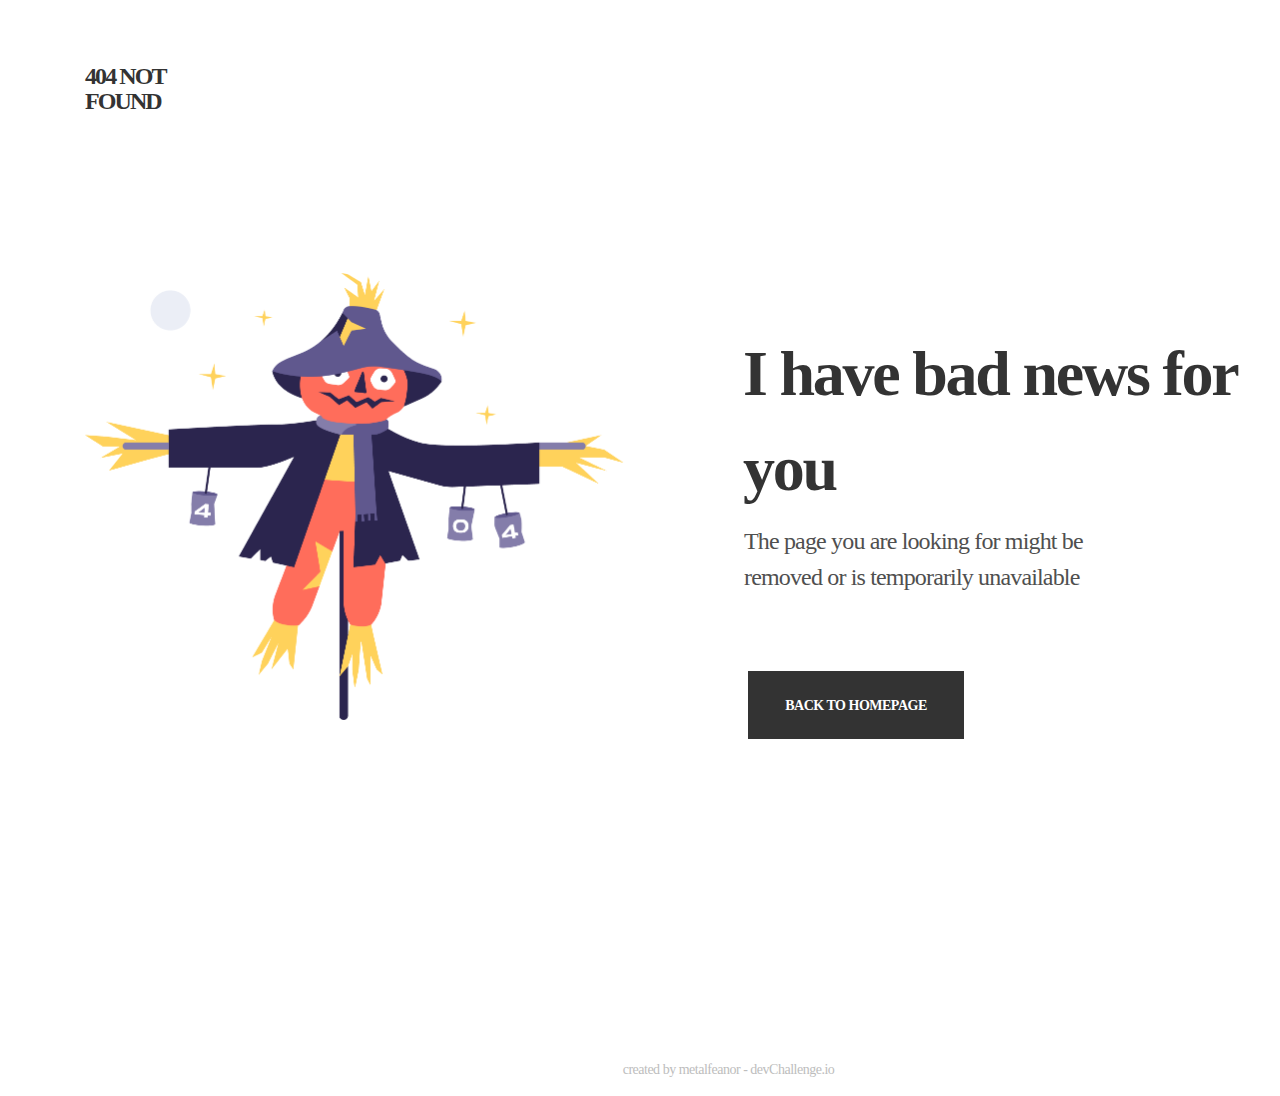
<file: 404Page/index.html>
<html lang="en">
<head>
    <meta charset="UTF-8">
    <meta http-equiv="X-UA-Compatible" content="IE=edge">
    <meta name="viewport" content="width=device-width, initial-scale=1.0">
    <link rel="stylesheet" href="style.css">
    <title>404Page</title>
</head>
<body>
    <header>
        <h1>404 NOT FOUND</h1>
    </header>
    <main>
        <img src="Scarecrow.png">
        <h2>I have bad news for you</h2>
        <p>The page you are looking for might be removed or is temporarily unavailable</p>
        <button class=button>Back to homepage</button>

        
    </main>
    <footer class=footer >
        <p>created by metalfeanor - devChallenge.io</p>
    </footer>
</body>
</html>
</file>
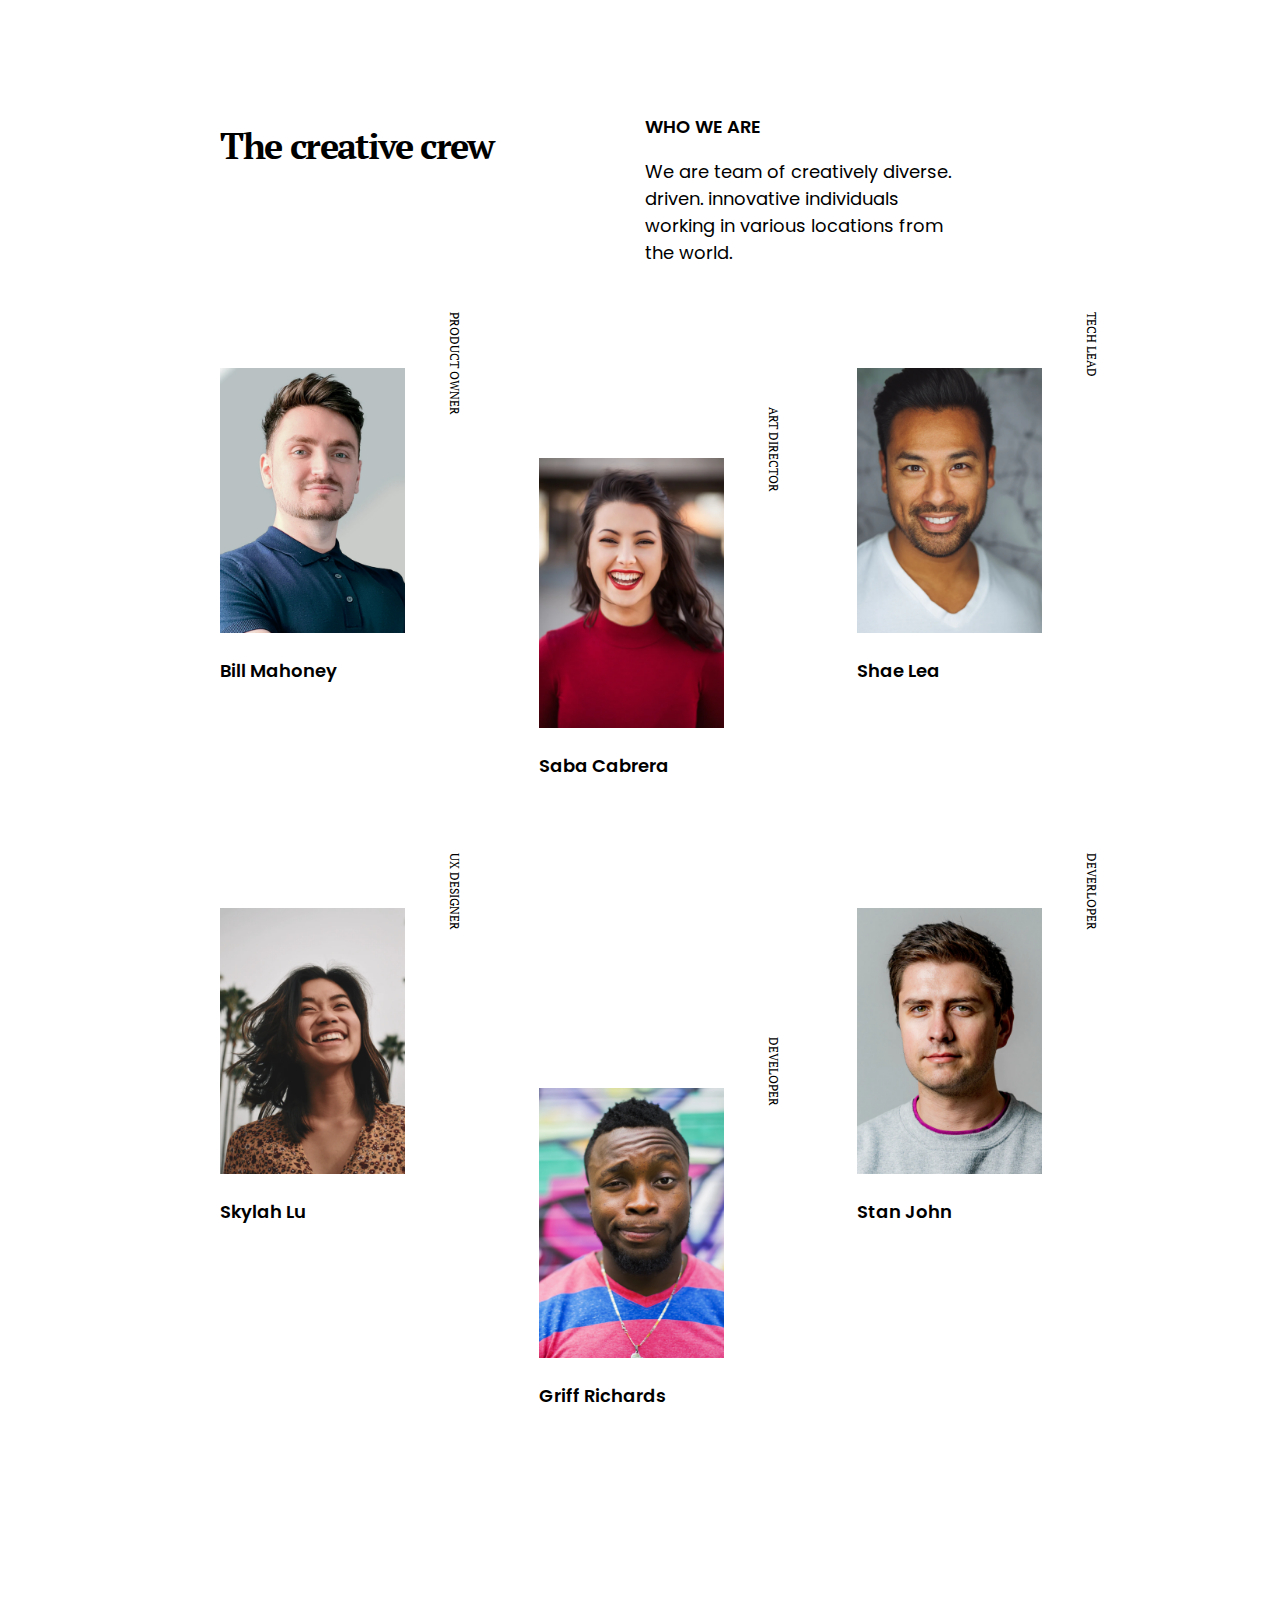
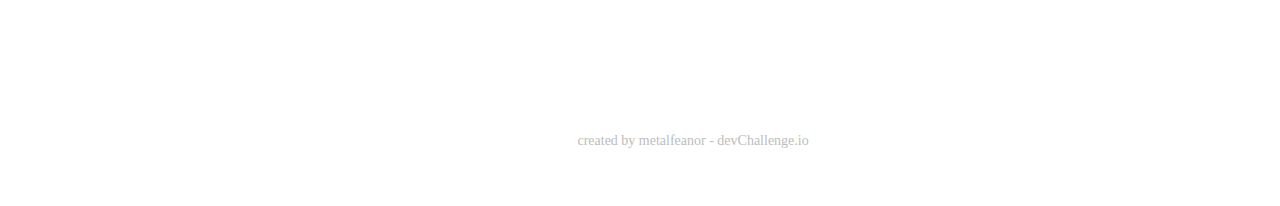
<file: my_team_page/index.html>
<html lang="en">

<head>
  <meta charset="UTF-8">
  <meta http-equiv="X-UA-Compatible" content="IE=edge">
  <meta name="viewport" content="width=device-width, initial-scale=1.0">
  <link rel="stylesheet" href="style.css">
  <title>my-team-page</title>
</head>

<body>
  <main class="wrapper"> 
    <div>
      <h1>The creative crew</h1>
    </div>
    <div>
      <h2>Who we are</h2>
      <h3>We are team of creatively diverse. driven. innovative individuals working in various locations from the world.
      </h3>
    </div>
    <div> 
      <img width="238" height="347" src="photo1.png">
      <h4>Bill Mahoney</h4>
      <h5>Product owner</h5>
    </div>
    <div>
      <img src="photo2.png">
      <h4>Saba Cabrera</h4>
      <h5>Art director</h5>
    </div>
    <div>
      <img src="photo3.png">
      <h4>Shae Lea</h4>
      <h5>Tech Lead</h5>
    </div>
    <div>
      <img src="photo4.png">
      <h4>Skylah Lu</h4>
      <h5>UX Designer</h5>
    </div>
    <div>
      <img src="photo5.png">
      <h4>Griff Richards</h4>
      <h5>Developer</h5>
    </div>
    <div>
      <img src="photo6.png">
      <h4>Stan John</h4>
      <h5>DEverloper</h5>
    </div>
    <div>
      <footer class=footer>
        <p>created by metalfeanor - devChallenge.io</p>
      </footer>
    </div>
  </main>
 
</body>

</html>
</file>
<file: 404Page/style.css>
body {
  position: relative;
  width: 1440px;
  height: 1080px;
}

h1 {
  position: absolute;
  width: 133px;
  height: 25px;
  left: 77px;
  top: 40px;

  font-family: Inconsolata;
  font-style: normal;
  font-weight: bold;
  font-size: 24px;
  line-height: 25px;
  letter-spacing: -0.08em;
  text-transform: uppercase;

  color: #333333;
}
img {
  position: absolute;
  height: 447.4263916015625px;
  width: 539.2236938476562px;
  left: 77px;
  top: 265px;
  border-radius: 0px;
}
h2 {
  position: absolute;
  width: 586px;
  height: 190px;
  left: 735px;
  top: 265px;

  font-family: Space Mono;
  font-style: normal;
  font-weight: bold;
  font-size: 64px;
  line-height: 95px;
  letter-spacing: -0.035em;

  /* Gray 1 */
  color: #333333;
}

p {
  position: absolute;
  width: 381px;
  height: 108px;
  left: 736px;
  top: 491px;

  font-family: Space Mono;
  font-style: normal;
  font-weight: normal;
  font-size: 24px;
  line-height: 36px;
  letter-spacing: -0.035em;

  /* Gray 2 */
  color: #4f4f4f;
}
.button {
  position: absolute;
  width: 216px;
  height: 68px;
  left: 740px;
  top: 663px;
  border: none;

  /* Gray 1 */
  background: #333333;

  font-family: Space Mono;
  font-style: normal;
  font-weight: bold;
  font-size: 14px;
  line-height: 21px;
  /* identical to box height */
  letter-spacing: -0.035em;
  text-transform: uppercase;

  color: #ffffff;
}

.footer p {
  position: absolute;
  width: 287px;
  height: 17px;
  left: 577px;
  top: 1039px;

  font-family: Montserrat;
  font-style: normal;
  font-weight: 500;
  font-size: 14px;
  line-height: 17px;

  /* identical to box height */
  text-align: center;

  color: #bdbdbd;
}

@media only screen and (max-width: 575px) {
  body {
    height: 979px;
  }
  h1 {
    left: 24px;
    top: 20px;
  }
  h2 {
    width: 350px;
    height: 142px;
    left: 24px;
    top: 407px;
    font-size: 48px;
    line-height: 71px;
  }
  p {
    width: 328px;
    height: 81px;
    left: 23px;
    top: 579px;
    font-size: 18px;
    line-height: 27px;
  }
  .button {
    left: 24px;
    top: 726px;
  }
  img {
    height: 238.00001525878906px;
    width: 286.829833984375px;
    left: 44px;
    top: 109px;
  }
  .footer p {
    top: 908px;
    left: 46px;
  }
}
</file>
<file: my_team_page/style.css>
@import url("https://fonts.googleapis.com/css2?family=PT+Serif:wght@400;700&display=swap");
@import url("https://fonts.googleapis.com/css2?family=Poppins&display=swap");

body {
  /* width: 1440px;
  height: 1080px;*/
  color: #000000;
}

h1,
h5 {
  font-family: PT Serif;
  font-style: normal;
}

h2,
h3,
h4 {
  font-family: Poppins;
  font-style: normal;
}

h1 {
  font-weight: bold;
  font-size: 36px;
  line-height: 48px;
  letter-spacing: -0.045em;
}
img {
  display: block;
  width: 60%;
  height: auto;
}
h2 {
  font-weight: 600;
  font-size: 18px;
  line-height: 27px;

  /* identical to box height */
  text-transform: uppercase;
}

h3 {
  font-weight: normal;
  font-size: 18px;
  line-height: 27px;
}

h4 {
  font-weight: 600;
  font-size: 18px;
  line-height: 27px;
}

h5 {
  font-weight: normal;
  font-size: 12px;
  line-height: 16px;

  /* identical to box height */
  text-transform: uppercase;
  transform: rotate(90deg) translateX(-250px) translateY(-80px);
}
.wrapper {
  display: grid;
  grid-template-columns: repeat(12, 1fr);
  grid-gap: 10px;
  grid-auto-rows: minmax(50px, 80px);
}
.wrapper :nth-child(1) {
  grid-column: 3/7;
  grid-row: 2/4;
}
.wrapper :nth-child(2) {
  grid-column: 7/10;
  grid-row: 2/4;
}
.wrapper :nth-child(3) {
  grid-column: 3/6;
  grid-row: 5/7;
}
.wrapper :nth-child(4) {
  grid-column: 6/9;
  grid-row: 6/8;
}
.wrapper :nth-child(5) {
  grid-column: 9/12;
  grid-row: 5/7;
}
.wrapper :nth-child(6) {
  grid-column: 3/6;
  grid-row: 11/14;
}
.wrapper :nth-child(7) {
  grid-column: 6/9;
  grid-row: 13/15;
}
.wrapper :nth-child(8) {
  grid-column: 9/12;
  grid-row: 11/14;
}
.wrapper :nth-child(9) {
  grid-column: 6/9;
  grid-row: 20;
}

.footer p {
  font-family: Montserrat;
  font-style: normal;
  font-weight: 500;
  font-size: 14px;
  line-height: 17px;

  /* identical to box height */
  text-align: center;

  color: #bdbdbd;
}

@media only screen and (max-width: 575px) {
  h3 {
    font-size: 14px;
  }
  h4 {
    font-size: 12px;
    transform: translateY(-10px);
  }
  h5 {
    font-size: 10px;
    transform: rotate(90deg) translateY(-50px) translateX(-150px);
  }
  img {
    width: 70%;
  }
  .wrapper {
    grid-auto-rows: minmax(10px, 20px);
  }
  .wrapper :nth-child(1) {
    grid-column: 2/10;
    grid-row: 2/4;
  }
  .wrapper :nth-child(2) {
    grid-column: 2/10;
    grid-row: 6/7;
  }
  .wrapper :nth-child(3) {
    grid-column: 2/7;
    grid-row: 13/15;
  }
  .wrapper :nth-child(4) {
    grid-column: 7/12;
    grid-row: 14/16;
  }
  .wrapper :nth-child(5) {
    grid-column: 2/7;
    grid-row: 21/23;
  }
  .wrapper :nth-child(6) {
    grid-column: 7/12;
    grid-row: 22/24;
  }
  .wrapper :nth-child(7) {
    grid-column: 2/7;
    grid-row: 29/31;
  }
  .wrapper :nth-child(8) {
    grid-column: 7/12;
    grid-row: 30/32;
  }
  .wrapper :nth-child(9) {
    grid-column: 3/10;
    grid-row: 37;
  }
}
</file>
